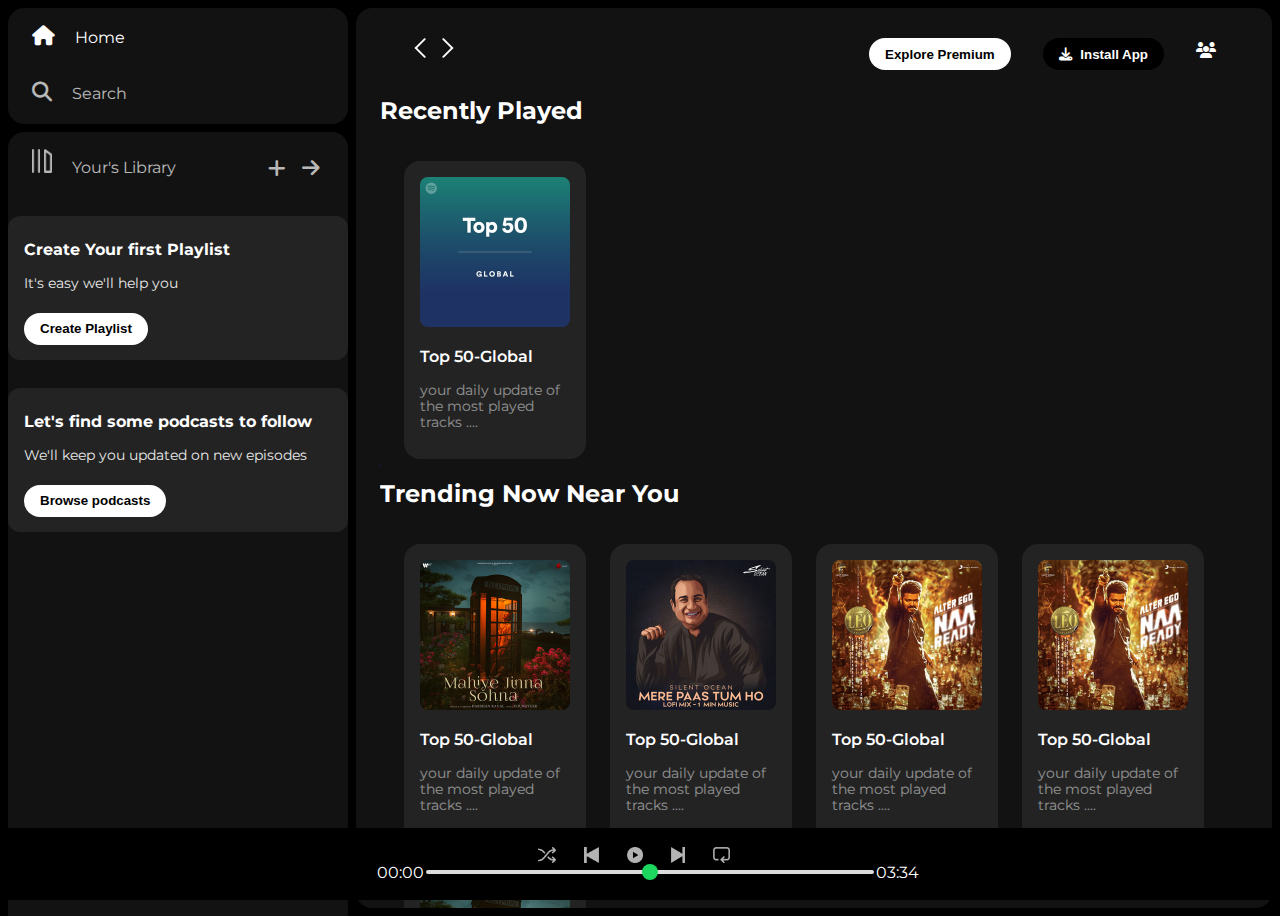
<file: Spotify UI Clone/index.html>
<!DOCTYPE html>
<html lang="en">
<head>
    <meta charset="UTF-8">
    <meta name="viewport" content="width=device-width, initial-scale=1.0">
    <link rel="icon" href="Pics/logo.png">
    <title>Spotify - Web player: Music For Everyone</title>
    <link rel="stylesheet" href="https://cdnjs.cloudflare.com/ajax/libs/font-awesome/6.7.2/css/all.min.css" integrity="sha512-Evv84Mr4kqVGRNSgIGL/F/aIDqQb7xQ2vcrdIwxfjThSH8CSR7PBEakCr51Ck+w+/U6swU2Im1vVX0SVk9ABhg==" crossorigin="anonymous" referrerpolicy="no-referrer" />
    <link rel="stylesheet" href="style.css">
    <link rel="preconnect" href="https://fonts.googleapis.com">
<link rel="preconnect" href="https://fonts.gstatic.com" crossorigin>
<link href="https://fonts.googleapis.com/css2?family=Montserrat:ital,wght@0,100..900;1,100..900&display=swap" rel="stylesheet">

</head>
<body>

    <div class="main">
        <div class="sidebar">
            <div class="nav">
                <div class="nav-option" style="opacity: 1;">
                    <i class="fa-solid fa-house"></i>
                    <a href="#">Home</a>
                </div>
                <div class="nav-option">
                    <i class="fa-solid fa-magnifying-glass"></i>
                    <a href="#">Search</a>
                </div>
            </div>
            <div class="library">
                <div class="options">
                    <div class="lib-option nav-option">
                    <img src="Pics/library_icon.png" alt="LIB">
                    <a href="#">Your's Library</a>
                </div>
                <div class="icons">
                    <i class="fa-solid fa-plus"></i>
                    <i class="fa-solid fa-arrow-right"></i>
                </div>
                </div>
                <div class="lib-box">
                    <div class="box">
                        <p class="box-p1">Create Your first Playlist</p>
                        <p class="box-p2">It's easy we'll help you</p>
                        <button class="badge">Create Playlist</button>
                    </div>
                    <div class="box">
                        <p class="box-p1">Let's find some podcasts to follow</p>
                        <p class="box-p2">We'll keep you updated on new episodes</p>
                        <button class="badge">Browse podcasts</button>
                    </div>
                </div>
            </div>
        </div>
        <div class="main-content">
            <div class="sticky-nav">
                <div class="nav-icons">
                <img src="Pics/backward_icon.png" alt="">
                <img src="Pics/forward_icon.png " alt="" class="hide">
                </div>
                <div class="nav-sticky-options">
                <button class="badge nav-item hide ">Explore Premium</button>
                <button class="badge nav-item dark-badge"> <i class="fa-solid fa-download" style="margin-right: 5px;"></i> Install App</button>
                <i class="fa-solid fa-users nav-item"></i>
                </div>
            </div>
        
                <h2>Recently Played</h2>
                <div class="cards-container">
                    <div class="card">
                        <img src="Pics/card1img.jpeg" alt="top 50" class="card-img">
                        <p class="card-tittle">Top 50-Global</p>
                        <p class="card-info">your daily update of the most played tracks .... </p>
                    </div>
                </div>

                 <h2>Trending Now Near You</h2>
                <div class="cards-container">
                    <div class="card">
                        <img src="Pics/card2img.jpeg" alt="top 50" class="card-img">
                        <p class="card-tittle">Top 50-Global</p>
                        <p class="card-info">your daily update of the most played tracks .... </p>
                    </div>
                    <div class="card">
                        <img src="Pics/card3img.jpeg" alt="top 50" class="card-img">
                        <p class="card-tittle">Top 50-Global</p>
                        <p class="card-info">your daily update of the most played tracks .... </p>
                    </div>
                    <div class="card">
                        <img src="Pics/card4img.jpeg" alt="top 50" class="card-img">
                        <p class="card-tittle">Top 50-Global</p>
                        <p class="card-info">your daily update of the most played tracks .... </p>
                    </div>
                    <div class="card">
                        <img src="Pics/card4img.jpeg" alt="top 50" class="card-img">
                        <p class="card-tittle">Top 50-Global</p>
                        <p class="card-info">your daily update of the most played tracks .... </p>
                    </div>
                    <div class="card">
                        <img src="Pics/card2img.jpeg" alt="top 50" class="card-img">
                        <p class="card-tittle">Top 50-Global</p>
                        <p class="card-info">your daily update of the most played tracks .... </p>
                    </div>
                </div>

                <h2>Featured Chart's</h2>
                <div class="cards-container">
                    <div class="card">
                        <img src="Pics/card5img.jpeg" alt="top 50" class="card-img">
                        <p class="card-tittle">Top 50-Global</p>
                        <p class="card-info">your daily update of the most played tracks .... </p>
                    </div>
                    <div class="card">
                        <img src="Pics/card3img.jpeg" alt="top 50" class="card-img">
                        <p class="card-tittle">Top 50-Global</p>
                        <p class="card-info">your daily update of the most played tracks .... </p>
                    </div>
                    <div class="card">
                        <img src="Pics/card1img.jpeg" alt="top 50" class="card-img">
                        <p class="card-tittle">Top Songs-INDIA</p>
                        <p class="card-info">your daily update of the most played tracks .... </p>
                    </div>
                    <div class="card">
                        <img src="Pics/card6img.jpeg" alt="top 50" class="card-img">
                        <p class="card-tittle">Top 50-Global</p>
                        <p class="card-info">your daily update of the most played tracks .... </p>
                    </div>
                </div>
       

        <div class="footer">
            <div class="line"></div>
       </div>
        </div>
        <div class="music-player">
            <div class="album"></div>
            <div class="player">
                <div class="player-controls">
                    <img src="Pics/player_icon1.png" alt="" class="plyer-control-icon">
                    <img src="Pics/player_icon2.png" alt="" class="plyer-control-icon">
                    <img src="Pics/player_icon3.png" alt="" class="plyer-control-icon">
                    <img src="Pics/player_icon4.png" alt="" class="plyer-control-icon">
                    <img src="Pics/player_icon5.png" alt="" class="plyer-control-icon">
                </div>
                <div class="playback-bar">
                    <span class="current-time">00:00</span>
                    <input type="range" min="00" max="100" class="progress-bar">
                    <span class="end-time">03:34</span>
                </div>
            </div>
            <div class="controls"></div>
        </div>
    </div>




</body>
</html>
</file>
<file: Spotify UI Clone/style.css>
body {
    font-family: "Montserrat", sans-serif;
    margin: 0;
    background-color: #000;
    color: #fff;
    overflow: hidden;
}

.main {
  font-family: "Montserrat", sans-serif;
  font-optical-sizing: auto;
  font-weight: 100 200 300 400 500 600 700 800 ;
  display: flex;
  height: 100vh;
  padding: 0.5rem;
  overflow: auto;
}

.sidebar {
    background-color: #000;
    width:340px;
    border-radius: 1rem;
    margin-right: 0.5rem;

}

.main-content {
    background-color: #121212;
    flex: 1;
    border-radius: 1rem;
    overflow: auto;
    padding: 0 1.5rem 0 1.5rem;
}

.music-player {
    background-color: black;
    position: fixed;
    bottom: 0;
    width: 100%;
    height: 72px;
}

a {
    text-decoration: none;
    color: #fff;
}

.nav {
    background-color: #121212;
    border-radius: 1rem;
    display: flex;
    flex-direction: column;
    justify-content: center;
    height: 100px;
    padding: 0.5rem 0.75rem;
}

.nav-option {
    line-height: 2.5rem;
    opacity: 0.7;
    padding: 0.5rem 0.75rem;
}

.nav-option:hover {
    opacity: 1;
}

.nav-option i {
    font-size: 1.25rem;
}

.nav-option a {
    font-size: 1rem;
    margin-left: 1rem;
}

.library {
    background-color: #121212;
    border-radius: 1rem;
    height: 100%;
}

.options {
    display: flex;
    justify-content: space-between;
    align-items: center;
    margin-top: 0.5rem;
    padding: 0.5rem 0.75rem;
}

.lib-option img {
    height: 1.5rem;
    width: 1.25rem;
}

.icons {
    font-size: 1.25rem;;
    display: flex;
}

.icons i {
    opacity: 0.7;
    margin-right: 1rem
}

.icons i:hover {
    opacity: 1;
}

.box {
    height: 8rem;
    background-color: #232323;
    border-radius: 0.75rem;
    margin: 0.75rem 0 1.75rem 0;
    padding: 0.5rem 1rem;
}

.box-p1 {
    font-size: 1rem;
    font-weight: 700;
}

.box-p2 {
    font-size: 0.85rem;
    opacity: 0.9;
}

.badge {
    background-color: #fff;
    border: none;
    border-radius: 100px;
    padding: 0.25rem 1rem; 
    font-weight: 700;
    margin-top: 0.5rem;
    height: 2rem;
    width: fit-content;
}

.sticky-nav {
    position: sticky;
    top: 0;
    background-color: #121212;
    display: flex;
    justify-content: space-between;
    align-items: center;
    padding: 1rem 1rem 0;
    z-index: 10;
}

.nav-icons {
    margin: 0.75rem;
}   

.nav-sticky-options {
    display: flex;
    justify-content: center;
    align-items: center;
}

.nav-sticky-options button  {
      margin-right: 2rem;
}

.nav-item {
    margin-right: 1rem;
}

.dark-badge {
    background-color: #000;
    color: #fff;
}

@media (max-width:1000px) {
    .hide {
        display: none;
    }
}

.card {
    background-color: #232323;
    width: 150px;
    padding: 1rem;
    margin-left: 1.5rem;
    border-radius: 1rem;
    margin-top: 1rem;
}

.cards-container {
    display: flex;
    border-radius: 1rem;
    flex-wrap: wrap;
}

.card-img {
    width: 100%;
    border-radius: 0.5rem;

}

.card-tittle {
    font-weight: 600;
}

.card-info {
    font-size: 0.85rem;
    opacity: 0.5;
}

.footer {
    height: 250px;
}

.line {
    width: 90%;
    height: 30%;
    border-top: 1px solid white;
    opacity: 0.5;
    display: flex;
    align-items: center;
    justify-content: center;
}

.music-player {
    display: flex;
    justify-content: space-between;
    align-items: center;
}

.album {
    width: 25%;
    display: flex;
    justify-content: space-between;
    align-items: center;
}

.album img {
    height: 3rem;
    width: 3rem;
}
.album i {
    background-color: #121212;
    background-color: transparent;
}

.player-controls {
     display: flex;
    justify-content: center;
    align-items: center;
}


.player {
    width:50%
}
.controls {
    width: 25%;
}

.plyer-control-icon {
    height: 1rem;
    margin-right: 1.75rem;
    opacity: 0.7;
}

.plyer-control-icon:hover {
    opacity: 1;
}

.playback-bar {
    display: flex;
    justify-content: center;
    align-items: center;
}

.progress-bar {
    width: 70%;
    appearance: none;
    background-color: transparent;
    cursor: pointer;  
}

.progress-bar::-webkit-slider-runnable-track {
    background-color: #ddd;
    border-radius: 100px;
    height: 0.2rem;
}

.progress-bar::-webkit-slider-thumb {
    appearance: none;
    height: 1rem;
    width: 1rem;
    background-color: #1bd760;
    border-radius: 50%;
    margin-top: -6px;
}
</file>
